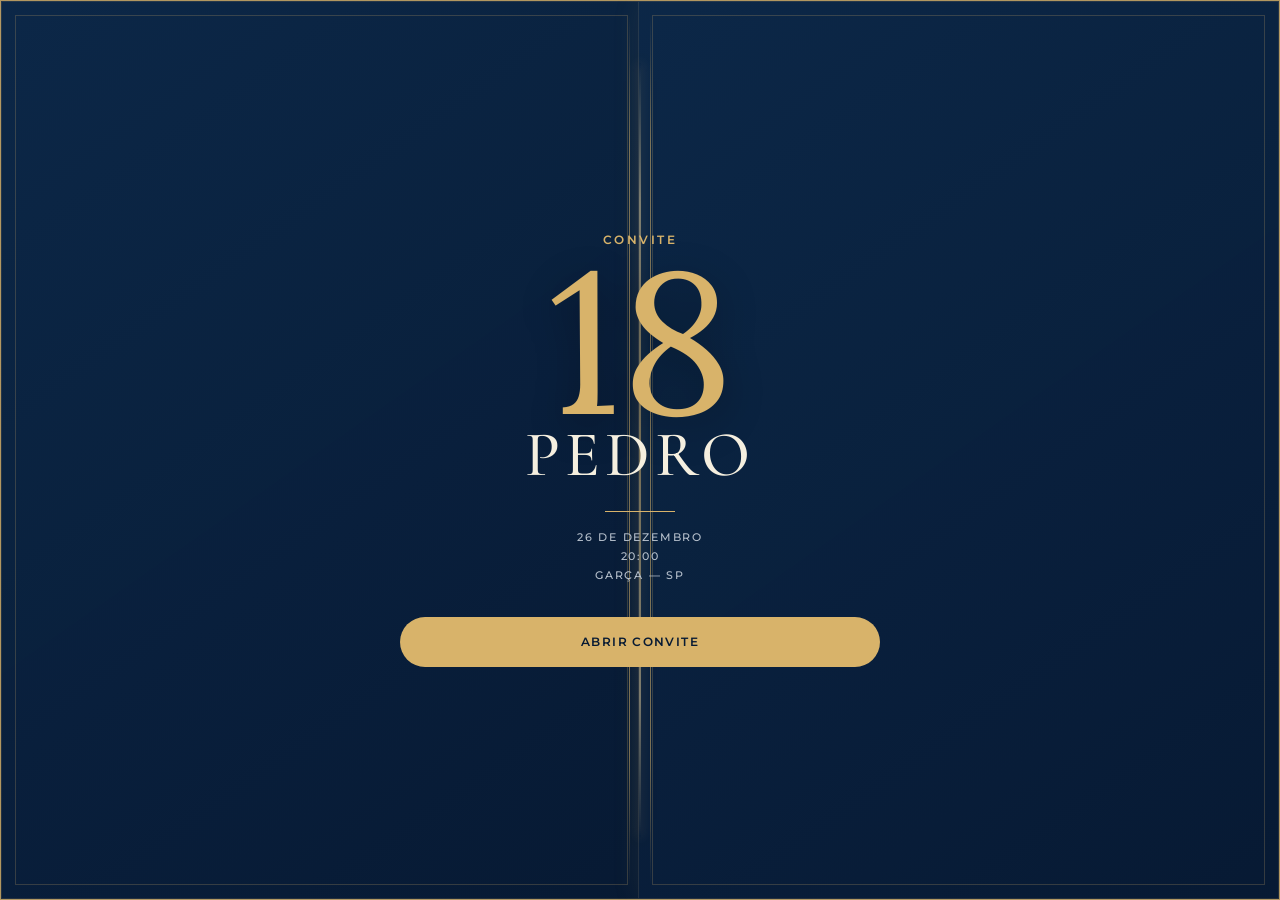
<file: index.html>
<!DOCTYPE html>
<html lang="pt-BR">
<head>
  <meta charset="UTF-8">

  <meta
    name="viewport"
    content="width=device-width, initial-scale=1.0, viewport-fit=cover"
  >

  <meta
    name="description"
    content="Convite de 18 anos do Pedro"
  >

  <title>18 anos — Convite</title>

  <link rel="preconnect" href="https://fonts.googleapis.com">
  <link rel="preconnect" href="https://fonts.gstatic.com" crossorigin>

  <link
    href="https://fonts.googleapis.com/css2?family=Cormorant+Garamond:wght@400;500;600;700&family=Lora:wght@400;500;600;700&family=Montserrat:wght@400;500;600;700&display=swap"
    rel="stylesheet"
  >

  <link rel="stylesheet" href="assets/style.css">
</head>

<body>

  <main class="site">

    <!-- =========================================================
         ABERTURA
    ========================================================== -->

    <section
      class="screen opening-screen active"
      data-screen="opening"
      aria-labelledby="opening-title"
    >

      <div class="opening-background"></div>

      <div class="opening-cover" aria-hidden="true">
        <span class="opening-panel opening-panel-left"></span>
        <span class="opening-panel opening-panel-right"></span>
        <span class="opening-seam"></span>
      </div>

      <div class="opening-content">

        <p class="eyebrow">CONVITE</p>

        <div class="cover-number" aria-hidden="true">
          18
        </div>

        <h1
          id="opening-title"
          class="cover-name"
        >
          PEDRO
        </h1>

        <div class="cover-divider"></div>

        <div class="cover-event">
          <span>26 DE DEZEMBRO</span>
          <span>20:00</span>
          <span>GARÇA — SP</span>
        </div>

        <button
          type="button"
          class="button button-gold"
          id="open-invitation-button"
        >
          ABRIR CONVITE
        </button>

      </div>

    </section>


    <!-- =========================================================
         APRESENTAÇÃO
    ========================================================== -->

    <section
      class="screen apresentacao"
      data-screen="presentation"
      aria-labelledby="presentation-title"
    >

      <div class="content presentation-content">

        <p class="eyebrow">UMA NOITE ESPECIAL</p>

        <div class="presentation-photo-wrapper">
          <img
            src="assets/pedro.jpg"
            alt="Pedro"
            class="presentation-photo"
          >
        </div>

        <h2 id="presentation-title">
          Cheguei aos <span class="number-18">18</span>!
        </h2>

        <p class="lead-text">
          Venha comemorar esse dia tão marcante comigo. Você é especial para mim, e desejo que possamos vivenciar essa noite com muita alegria, relembrando os nossos momentos juntos.
        </p>

        <div class="event-summary">

          <div class="event-summary-item">
            <span class="event-label">DATA</span>
            <strong id="event-date">26/12/2026</strong>
          </div>

          <div class="event-summary-item">
            <span class="event-label">HORÁRIO</span>
            <strong id="event-time">20:00</strong>
          </div>

          <div class="event-summary-item">
            <span class="event-label">LOCAL</span>
            <strong id="event-location">
              Patrulha Juvenil de Garça
            </strong>
          </div>

        </div>

        <button
          type="button"
          class="button button-gold"
          data-next="details"
        >
          CONTINUAR
        </button>

      </div>

    </section>


    <!-- =========================================================
         DETALHES
    ========================================================== -->

    <section
      class="screen"
      data-screen="details"
      aria-labelledby="details-title"
    >

      <div class="content">

        <div class="progress" id="progress-details">1 DE 4</div>

        <p class="eyebrow">DETALHES</p>

        <h2 id="details-title">
          Onde será?
        </h2>

        <div class="details-card">

          <div class="details-icon" aria-hidden="true">
            <span>⌖</span>
          </div>

          <div class="details-info">

            <strong id="details-location">
              Patrulha Juvenil de Garça
            </strong>

            <span id="details-address">
              R. Baden Powell, 451 - Williams,
              Garça - SP, 17402-066
            </span>

          </div>

        </div>

        <button
          type="button"
          class="button button-outline"
          id="details-map"
        >
          VER NO MAPA
        </button>

        <div class="nav-buttons single-button">

          <button
            type="button"
            class="button button-gold"
            data-next="responsible"
          >
            CONTINUAR
          </button>

        </div>

      </div>

    </section>


    <!-- =========================================================
         RESPONSÁVEL
    ========================================================== -->

    <section
      class="screen form-screen"
      data-screen="responsible"
      aria-labelledby="responsible-title"
    >

      <div class="content">

        <div class="progress" id="progress-responsible">2 DE 4</div>

        <p class="eyebrow">CONFIRMAÇÃO</p>

        <h2 id="responsible-title">
          Quem está confirmando?
        </h2>

        <p class="form-description" id="responsible-description">
          Informe o nome do responsável pela confirmação.
        </p>

        <p class="invite-info" id="invite-info"></p>

        <label
          class="field-label"
          id="responsible-label"
          for="responsible-input"
        >
          NOME DO RESPONSÁVEL
        </label>

        <input
          type="text"
          id="responsible-input"
          class="text-input"
          placeholder="Digite seu nome"
          autocomplete="name"
          maxlength="100"
        >

        <p
          class="field-error"
          id="responsible-error"
          aria-live="polite"
        ></p>

        <div class="nav-buttons">

          <button
            type="button"
            class="button button-ghost"
            data-back="details"
          >
            VOLTAR
          </button>

          <button
            type="button"
            class="button button-gold"
            data-next="quantity"
          >
            CONTINUAR
          </button>

        </div>

      </div>

    </section>


    <!-- =========================================================
         QUANTIDADE
    ========================================================== -->

    <section
      class="screen form-screen"
      data-screen="quantity"
      aria-labelledby="quantity-title"
    >

      <div class="content">

        <div class="progress" id="progress-quantity">3 DE 4</div>

        <p class="eyebrow">PARTICIPANTES</p>

        <h2 id="quantity-title">
          Quantas pessoas irão?
        </h2>

        <p class="form-description">
          Informe a quantidade de pessoas que participarão
          da comemoração.
        </p>

        <p class="quantity-notice" id="quantity-notice">
          O responsável pela confirmação também deve ser incluído na quantidade de participantes.
        </p>

        <div class="quantity-control">

          <button
            type="button"
            class="quantity-button"
            id="minus"
            aria-label="Diminuir quantidade"
          >
            −
          </button>

          <span
            id="quantity"
            class="quantity-value"
            aria-live="polite"
          >
            1
          </span>

          <button
            type="button"
            class="quantity-button"
            id="plus"
            aria-label="Aumentar quantidade"
          >
            +
          </button>

        </div>

        <p class="quantity-limit" id="quantity-limit">
          Máximo de 15 participantes
        </p>

        <div class="nav-buttons">

          <button
            type="button"
            class="button button-ghost"
            data-back="responsible"
          >
            VOLTAR
          </button>

          <button
            type="button"
            class="button button-gold"
            data-next="names"
          >
            CONTINUAR
          </button>

        </div>

      </div>

    </section>


    <!-- =========================================================
         NOMES
    ========================================================== -->

    <section
      class="screen form-screen"
      data-screen="names"
      aria-labelledby="names-title"
    >

      <div class="content">

        <div class="progress" id="progress-names">4 DE 4</div>

        <p class="eyebrow">PARTICIPANTES</p>

        <h2 id="names-title">
          Quem irá participar?
        </h2>

        <p class="form-description">
          Informe o nome de cada participante.
        </p>

        <div id="names-container"></div>

        <p
          class="field-error"
          id="names-error"
          aria-live="polite"
        ></p>

        <div class="nav-buttons">

          <button
            type="button"
            class="button button-ghost"
            data-back="quantity"
          >
            VOLTAR
          </button>

          <button
            type="button"
            class="button button-gold"
            data-next="review"
          >
            REVISAR
          </button>

        </div>

      </div>

    </section>


    <!-- =========================================================
         REVISÃO
    ========================================================== -->

    <section
      class="screen form-screen"
      data-screen="review"
      aria-labelledby="review-title"
    >

      <div class="content">

        <div class="progress" id="progress-review">4 DE 4</div>

        <p class="eyebrow">REVISÃO</p>

        <h2 id="review-title">
          Confira sua confirmação
        </h2>

        <div class="review-card">

          <span class="review-label" id="review-responsible-label">
            CASA DE
          </span>

          <strong id="review-responsible">
            —
          </strong>

          <span
            id="review-count"
            class="review-count"
          >
            0 participantes
          </span>

          <ul
            id="review-names"
            class="review-names"
          ></ul>

        </div>

        <div class="review-event">

          <span id="review-date">
            26/12/2026
          </span>

          <span id="review-time">
            20:00
          </span>

          <span id="review-location">
            Patrulha Juvenil de Garça
          </span>

        </div>

        <div class="nav-buttons">

          <button
            type="button"
            class="button button-ghost"
            data-back="names"
          >
            VOLTAR
          </button>

          <button
            type="button"
            class="button button-gold"
            id="confirm-button"
          >
            CONFIRMAR PRESENÇA
          </button>

        </div>

      </div>

    </section>


    <!-- =========================================================
         CONFIRMADO
    ========================================================== -->

    <section
      class="screen"
      data-screen="confirmed"
      aria-labelledby="confirmed-title"
    >

      <div class="content">

        <p class="eyebrow">CONFIRMADO</p>

        <h2 id="confirmed-title">
          Presença confirmada!
        </h2>

        <p
          id="confirmed-message"
          class="lead-text"
        >
          Sua confirmação foi registrada.
        </p>

        <div class="confirmation-card">

          <span class="review-label" id="confirmed-responsible-label">
            CASA DE
          </span>

          <strong id="confirmed-responsible">
            —
          </strong>

          <span
            id="confirmed-count"
            class="review-count"
          >
            0 participantes
          </span>

          <ul
            id="confirmed-names"
            class="review-names"
          ></ul>

        </div>

        <div class="confirmed-actions">

          <button
            type="button"
            class="button button-outline"
            id="copy-confirmation-link"
          >
            COPIAR LINK DA CONFIRMAÇÃO
          </button>

          <button
            type="button"
            class="button button-outline"
            id="confirmed-map"
          >
            VER LOCAL NO MAPA
          </button>

          <button
            type="button"
            class="button button-ghost"
            id="edit-confirmation"
          >
            EDITAR CONFIRMAÇÃO
          </button>

        </div>

        <p class="deadline-text">
          Você poderá alterar sua confirmação até
          <strong>10/12/2026</strong>.
        </p>

      </div>

    </section>


    <!-- =========================================================
         PRAZO ENCERRADO
    ========================================================== -->

    <section
      class="screen"
      data-screen="closed"
      aria-labelledby="closed-title"
    >

      <div class="content">

        <p class="eyebrow">PRAZO ENCERRADO</p>

        <h2 id="closed-title">
          Confirmações encerradas
        </h2>

        <p class="lead-text">
          O prazo para confirmar ou alterar sua presença
          já terminou.
        </p>

        <div class="closed-event">

          <strong id="closed-location">
            Patrulha Juvenil de Garça
          </strong>

          <span id="closed-address">
            R. Baden Powell, 451 - Williams,
            Garça - SP, 17402-066
          </span>

        </div>

        <button
          type="button"
          class="button button-outline"
          id="closed-map"
        >
          VER LOCAL NO MAPA
        </button>

      </div>

    </section>

  </main>


  <!-- =========================================================
       TOAST
  ========================================================== -->

  <div
    id="toast"
    class="toast"
    role="status"
    aria-live="polite"
  ></div>


  <!-- =========================================================
       SCRIPTS
  ========================================================== -->

  <script src="assets/invites.js"></script>
  <script src="assets/app.js"></script>

</body>
</html>
</file>
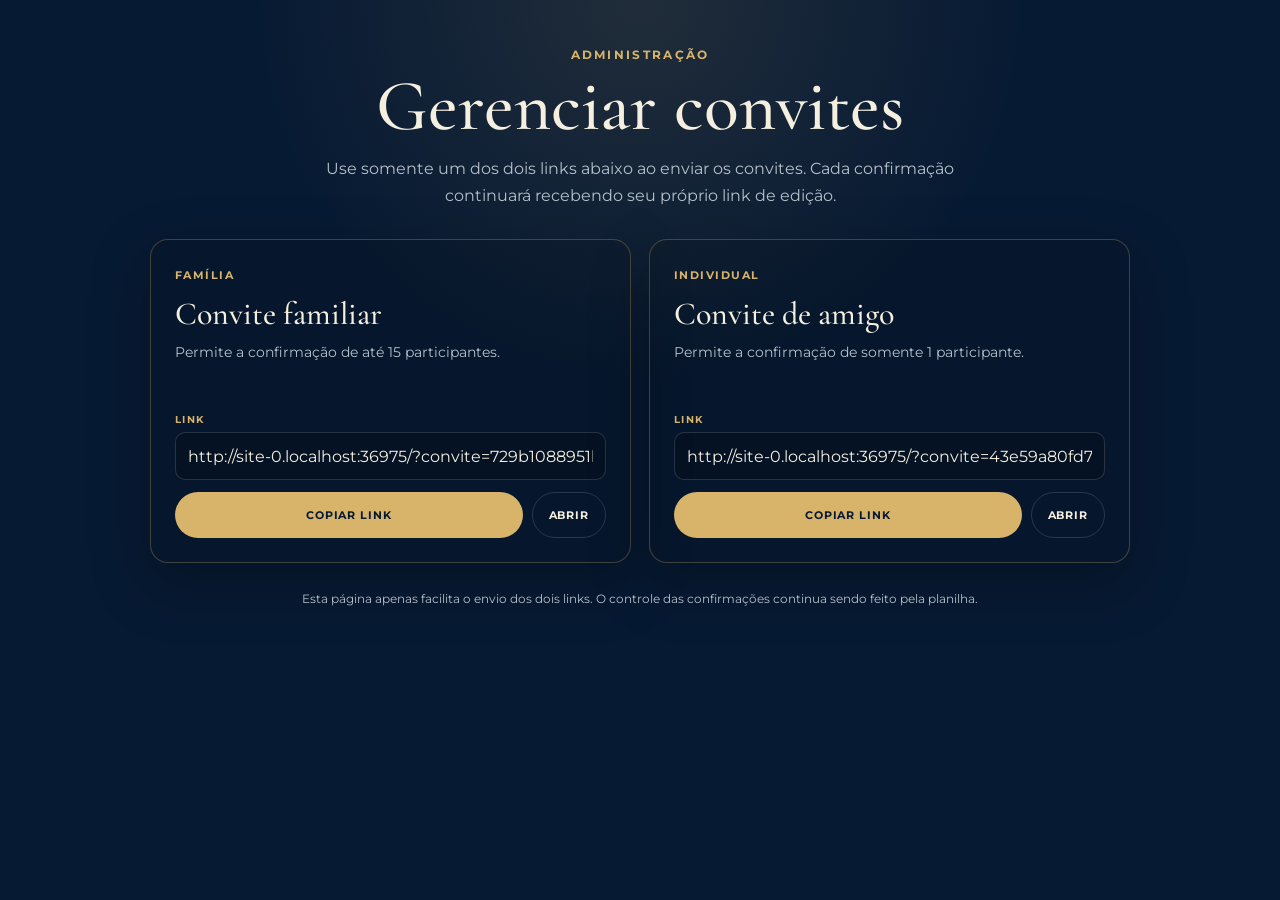
<file: gerenciar/index.html>
<!DOCTYPE html>
<html lang="pt-BR">
<head>
  <meta charset="UTF-8">
  <meta
    name="viewport"
    content="width=device-width, initial-scale=1.0, viewport-fit=cover"
  >
  <meta name="robots" content="noindex,nofollow">
  <title>Gerenciar convites — 18 anos</title>

  <link rel="preconnect" href="https://fonts.googleapis.com">
  <link rel="preconnect" href="https://fonts.gstatic.com" crossorigin>
  <link
    href="https://fonts.googleapis.com/css2?family=Cormorant+Garamond:wght@500;600&family=Montserrat:wght@400;500;600;700&display=swap"
    rel="stylesheet"
  >

  <link rel="stylesheet" href="../assets/manager.css">
</head>

<body>
  <main class="manager">
    <header class="manager-header">
      <p class="eyebrow">ADMINISTRAÇÃO</p>
      <h1>Gerenciar convites</h1>
      <p>
        Use somente um dos dois links abaixo ao enviar os convites.
        Cada confirmação continuará recebendo seu próprio link de edição.
      </p>
    </header>

    <section class="invite-grid" aria-label="Links dos convites">
      <article class="invite-card">
        <span class="invite-badge">FAMÍLIA</span>
        <h2>Convite familiar</h2>
        <p>Permite a confirmação de até 15 participantes.</p>

        <label for="family-link">LINK</label>
        <input id="family-link" type="text" readonly>

        <div class="actions">
          <button type="button" data-copy="family">COPIAR LINK</button>
          <a data-open="family" target="_blank" rel="noopener noreferrer">
            ABRIR
          </a>
        </div>
      </article>

      <article class="invite-card">
        <span class="invite-badge">INDIVIDUAL</span>
        <h2>Convite de amigo</h2>
        <p>Permite a confirmação de somente 1 participante.</p>

        <label for="friend-link">LINK</label>
        <input id="friend-link" type="text" readonly>

        <div class="actions">
          <button type="button" data-copy="friend">COPIAR LINK</button>
          <a data-open="friend" target="_blank" rel="noopener noreferrer">
            ABRIR
          </a>
        </div>
      </article>
    </section>

    <p class="manager-note">
      Esta página apenas facilita o envio dos dois links. O controle das
      confirmações continua sendo feito pela planilha.
    </p>

    <div
      id="manager-toast"
      class="manager-toast"
      role="status"
      aria-live="polite"
    ></div>
  </main>

  <script src="../assets/invites.js"></script>
  <script src="../assets/manage.js"></script>
</body>
</html>
</file>
<file: assets/style.css>
/* =========================================================
   VARIÁVEIS
========================================================= */

:root {
  --navy: #071a33;
  --navy-light: #0c2748;
  --gold: #d8b36a;
  --gold-light: #ead39d;
  --cream: #f5efdf;
  --white: #ffffff;
  --muted: #b6c0cc;
  --line: rgba(255, 255, 255, 0.14);
  --danger: #e98c8c;

  --shadow:
    0 20px 60px rgba(0, 0, 0, 0.28);

  --radius: 18px;
}


/* =========================================================
   RESET
========================================================= */

* {
  box-sizing: border-box;
  margin: 0;
  padding: 0;
}

html {
  scroll-behavior: auto;
  height: 100%;
}

body {
  min-height: 100%;
  height: 100%;
  background: var(--navy);
  color: var(--cream);
  font-family: "Montserrat", sans-serif;
  overflow: hidden;
}

button,
input {
  font: inherit;
}

button {
  border: 0;
  cursor: pointer;
}

img {
  max-width: 100%;
  display: block;
}


/* =========================================================
   ESTRUTURA
========================================================= */

.site {
  width: 100%;
  min-height: 100vh;
}

.screen {
  display: none;
  width: 100%;
  height: 100svh;
  min-height: 100svh;
  padding: clamp(12px, 3vh, 24px) 20px;
  align-items: center;
  justify-content: center;
  overflow: hidden;
}

.apresentacao {
  overflow-y: auto;
  overscroll-behavior: contain;
  -webkit-overflow-scrolling: touch;
}

.screen.active {
  display: flex;
}

.content {
  width: min(100%, 520px);
  height: min(100%, calc(100svh - 24px));
  max-height: calc(100svh - 24px);
  min-height: 0;
  margin: 0 auto;
  display: flex;
  flex-direction: column;
  justify-content: center;
  text-align: center;
}


/* =========================================================
   TIPOGRAFIA
========================================================= */

.eyebrow {
  margin-bottom: 14px;
  color: var(--gold);
  font-size: 0.72rem;
  font-weight: 600;
  letter-spacing: 0.22em;
}

h1,
h2 {
  font-family: "Cormorant Garamond", serif;
  font-weight: 500;
}

h2 {
  margin-bottom: 16px;
  color: var(--cream);
  font-size: clamp(2.4rem, 9vw, 4rem);
  line-height: 0.95;
}

.number-18 {
  font-family: "Lora", serif;
  font-weight: inherit;
}

.lead-text {
  max-width: 430px;
  margin: 0 auto 16px;
  color: var(--muted);
  font-size: 0.95rem;
  line-height: 1.8;
}

.form-description {
  max-width: 430px;
  margin: 0 auto 30px;
  color: var(--muted);
  font-size: 0.88rem;
  line-height: 1.7;
}

.progress {
  margin-bottom: 24px;
  color: var(--muted);
  font-size: 0.65rem;
  font-weight: 600;
  letter-spacing: 0.18em;
}


/* =========================================================
   ABERTURA
========================================================= */

.opening-screen {
  position: fixed;
  inset: 0;
  z-index: 20;
  overflow: hidden;
  min-height: 100svh;
  background: transparent;
  perspective: 1400px;
}

.opening-background {
  position: absolute;
  inset: 0;
  z-index: 0;

  background:
    radial-gradient(
      circle at 50% 35%,
      rgba(216, 179, 106, 0.14),
      transparent 35%
    ),
    linear-gradient(
      to bottom,
      rgba(7, 26, 51, 0.25),
      rgba(7, 26, 51, 0.88)
    ),
    var(--navy);
}

.opening-background::before,
.opening-background::after {
  content: "";
  position: absolute;
  border: 1px solid rgba(216, 179, 106, 0.12);
  border-radius: 50%;
}

.opening-background::before {
  width: 460px;
  height: 460px;
  top: 50%;
  left: 50%;
  transform: translate(-50%, -50%);
}

.opening-background::after {
  width: 650px;
  height: 650px;
  top: 50%;
  left: 50%;
  transform: translate(-50%, -50%);
}

.opening-content {
  position: relative;
  z-index: 4;

  width: min(100%, 520px);
  padding: 30px 20px;

  text-align: center;
}

.cover-number {
  margin: 5px 0 -5px;

  color: var(--gold);

  font-family: "Lora", serif;
  font-size: clamp(7.5rem, 30vw, 12.5rem);
  font-weight: 400;
  line-height: 0.8;

  text-shadow:
    0 10px 40px rgba(0, 0, 0, 0.3);
}

.cover-name {
  color: var(--cream);
  font-size: clamp(2.5rem, 10vw, 4rem);
  letter-spacing: 0.08em;
}

.cover-divider {
  width: 70px;
  height: 1px;
  margin: 18px auto;
  background: var(--gold);
}

.cover-event {
  display: flex;
  flex-direction: column;
  gap: 5px;
  margin-bottom: 35px;

  color: var(--muted);

  font-size: 0.7rem;
  font-weight: 500;
  letter-spacing: 0.16em;
}


/* =========================================================
   ANIMAÇÃO DA ABERTURA
========================================================= */

.opening-screen .opening-background {
  opacity: 0;
  transform: scale(1.04);
  transition:
    opacity 1.1s ease,
    transform 1.4s ease;
}

.opening-screen .opening-content > * {
  opacity: 0;
  transform: translateY(18px);
}

.opening-screen.opening-ready .opening-background {
  opacity: 1;
  transform: scale(1);
}

.opening-screen.opening-ready .eyebrow {
  animation: opening-rise 0.75s 0.15s ease forwards;
}

.opening-screen.opening-ready .cover-number {
  animation: opening-number 1s 0.28s ease forwards;
}

.opening-screen.opening-ready .cover-name {
  animation: opening-rise 0.8s 0.5s ease forwards;
}

.opening-screen.opening-ready .cover-divider {
  animation: opening-line 0.65s 0.7s ease forwards;
}

.opening-screen.opening-ready .cover-event {
  animation: opening-rise 0.8s 0.82s ease forwards;
}

.opening-screen.opening-ready #open-invitation-button {
  animation: opening-rise 0.8s 1.02s ease forwards;
}

.opening-cover {
  position: absolute;
  inset: 0;
  z-index: 3;
  pointer-events: none;
  transform-style: preserve-3d;
}

.opening-panel {
  position: absolute;
  top: 0;
  bottom: 0;
  width: 50.15%;
  overflow: hidden;
  background:
    linear-gradient(145deg, rgba(12, 39, 72, 0.98), rgba(7, 26, 51, 0.985)),
    var(--navy);
  border-top: 1px solid rgba(216, 179, 106, 0.82);
  border-bottom: 1px solid rgba(216, 179, 106, 0.82);
  box-shadow:
    inset 0 0 0 1px rgba(216, 179, 106, 0.13),
    0 0 28px rgba(216, 179, 106, 0.08);
  transition:
    transform 2.15s 0.50s cubic-bezier(0.65, 0, 0.20, 1),
    box-shadow 2.15s 0.50s ease,
    opacity 1.55s 0.50s ease;
  will-change: transform;
}

.opening-panel::before {
  content: "";
  position: absolute;
  inset: 14px;
  border: 1px solid rgba(216, 179, 106, 0.22);
  pointer-events: none;
}

.opening-panel::after {
  content: "";
  position: absolute;
  top: 14px;
  bottom: 14px;
  width: 1px;
  background: linear-gradient(
    to bottom,
    transparent,
    rgba(216, 179, 106, 0.78) 15%,
    rgba(216, 179, 106, 0.78) 85%,
    transparent
  );
  opacity: 0.7;
}

.opening-panel-left {
  left: 0;
  border-left: 1px solid rgba(216, 179, 106, 0.82);
  border-right: 0;
  transform-origin: left center;
}

.opening-panel-left::after {
  right: 12px;
}

.opening-panel-right {
  right: 0;
  border-right: 1px solid rgba(216, 179, 106, 0.82);
  border-left: 0;
  transform-origin: right center;
}

.opening-panel-right::after {
  left: 12px;
}

.opening-seam {
  position: absolute;
  top: 7%;
  bottom: 7%;
  left: 50%;
  width: 1px;
  z-index: 2;
  background: linear-gradient(
    to bottom,
    transparent,
    rgba(234, 211, 157, 0.98) 18%,
    rgba(216, 179, 106, 1) 50%,
    rgba(234, 211, 157, 0.98) 82%,
    transparent
  );
  box-shadow:
    0 0 12px rgba(216, 179, 106, 0.75),
    0 0 32px rgba(216, 179, 106, 0.24);
  transform: translateX(-50%);
  transition:
    opacity 0.70s 0.22s ease,
    transform 0.95s 0.22s ease;
}

.opening-screen.opening-is-opening .opening-content {
  animation: opening-content-close 0.78s ease forwards;
}

.opening-screen.opening-is-opening .opening-panel-left {
  transform: translateX(-104%) rotateY(-7deg);
  box-shadow:
    inset 0 0 0 1px rgba(216, 179, 106, 0.08),
    18px 0 42px rgba(0, 0, 0, 0.2);
}

.opening-screen.opening-is-opening .opening-panel-right {
  transform: translateX(104%) rotateY(7deg);
  box-shadow:
    inset 0 0 0 1px rgba(216, 179, 106, 0.08),
    -18px 0 42px rgba(0, 0, 0, 0.2);
}

.opening-screen.opening-is-opening .opening-seam {
  opacity: 0;
  transform: translateX(-50%) scaleY(0.75);
}

.presentation-screen-prep {
  position: fixed;
  inset: 0;
  z-index: 10;
  opacity: 0;
  transform: scale(1.035);
  transition:
    opacity 1.75s 0.38s ease,
    transform 2.05s 0.38s cubic-bezier(0.22, 1, 0.36, 1);
}

.presentation-screen-revealed {
  opacity: 1;
  transform: scale(1);
}

@keyframes opening-rise {
  from {
    opacity: 0;
    transform: translateY(18px);
  }
  to {
    opacity: 1;
    transform: translateY(0);
  }
}

@keyframes opening-number {
  from {
    opacity: 0;
    transform: translateY(24px) scale(0.96);
  }
  to {
    opacity: 1;
    transform: translateY(0) scale(1);
  }
}

@keyframes opening-line {
  from {
    opacity: 0;
    transform: scaleX(0);
  }
  to {
    opacity: 1;
    transform: scaleX(1);
  }
}

@keyframes opening-content-close {
  from {
    opacity: 1;
    transform: scale(1);
    filter: blur(0);
  }
  to {
    opacity: 0;
    transform: scale(0.985);
    filter: blur(3px);
  }
}

@media (prefers-reduced-motion: reduce) {
  /*
   * Mantém a entrada inicial discreta, mas não elimina a
   * abertura do convite. Assim o clique não parece uma troca
   * instantânea de tela em dispositivos com redução de movimento.
   */
  .opening-screen .opening-background,
  .opening-screen .opening-content > * {
    opacity: 1;
    transform: none;
    animation: none !important;
  }

  .opening-screen.opening-is-opening .opening-content {
    animation: opening-content-close 0.78s ease forwards !important;
  }

  .opening-screen.opening-is-opening .opening-panel-left {
    transform: translateX(-104%);
  }

  .opening-screen.opening-is-opening .opening-panel-right {
    transform: translateX(104%);
  }
}


/* =========================================================
   BOTÕES
========================================================= */

.button {
  min-height: 50px;
  padding: 0 22px;

  border-radius: 999px;

  font-size: 0.72rem;
  font-weight: 600;
  letter-spacing: 0.12em;

  transition:
    transform 0.2s ease,
    background 0.2s ease,
    border-color 0.2s ease,
    opacity 0.2s ease;
}

.button:hover {
  transform: translateY(-1px);
}

.button:active {
  transform: translateY(0);
}

.button:disabled {
  cursor: not-allowed;
  opacity: 0.5;
  transform: none;
}

.button-gold {
  width: 100%;
  color: var(--navy);
  background: var(--gold);
}

.button-gold:hover {
  background: var(--gold-light);
}

.button-outline {
  width: 100%;
  color: var(--cream);
  background: transparent;
  border: 1px solid var(--line);
}

.button-outline:hover {
  border-color: rgba(216, 179, 106, 0.5);
}

.button-ghost {
  color: var(--muted);
  background: transparent;
  border: 1px solid transparent;
}

.button-ghost:hover {
  color: var(--cream);
}

.form-screen .button {
  width: 100%;
}

.nav-buttons {
  display: grid;
  grid-template-columns: repeat(2, minmax(0, 1fr));
  gap: 10px;
  margin-top: clamp(10px, 2.4vh, 24px);
  flex-shrink: 0;
}

.nav-buttons.single-button {
  grid-template-columns: 1fr;
}


/* =========================================================
   APRESENTAÇÃO
========================================================= */

.presentation-content {
  padding-top: 8px;
}

.presentation-photo-wrapper {
  width: min(78vw, 310px);
  aspect-ratio: 4 / 5;

  margin: 0 auto 28px;

  padding: 7px;

  border: 1px solid rgba(216, 179, 106, 0.5);
  border-radius: 200px 200px 18px 18px;
}

.presentation-photo {
  width: 100%;
  height: 100%;
  object-fit: cover;

  border-radius: 200px 200px 13px 13px;
}

.event-summary {
  display: grid;
  gap: 12px;
  margin-bottom: 18px;
}

.event-summary-item {
  display: grid;
  gap: 4px;

  padding: 14px 16px;

  border: 1px solid var(--line);
  border-radius: 12px;

  background: rgba(0, 0, 0, 0.12);
}

.event-label {
  color: var(--gold);
  font-size: 0.62rem;
  font-weight: 600;
  letter-spacing: 0.16em;
}

.event-summary-item strong {
  color: var(--cream);
  font-size: 0.85rem;
  font-weight: 500;
}


/* =========================================================
   DETALHES
========================================================= */

.details-card {
  display: flex;
  gap: 15px;
  align-items: center;

  margin-bottom: 14px;
  padding: 20px;

  text-align: left;

  border: 1px solid var(--line);
  border-radius: var(--radius);

  background: rgba(0, 0, 0, 0.12);
  box-shadow: var(--shadow);
}

.details-icon {
  flex: 0 0 45px;

  width: 45px;
  height: 45px;

  display: grid;
  place-items: center;

  border: 1px solid rgba(216, 179, 106, 0.3);
  border-radius: 50%;

  color: var(--gold);
  font-size: 1.4rem;
}

.details-info {
  display: grid;
  gap: 6px;
}

.details-info strong {
  color: var(--cream);
  font-size: 0.88rem;
}

.details-info span {
  color: var(--muted);
  font-size: 0.72rem;
  line-height: 1.6;
}


/* =========================================================
   CAMPOS
========================================================= */

.field-label {
  display: block;
  margin-bottom: 9px;

  color: var(--gold);

  font-size: 0.65rem;
  font-weight: 600;
  letter-spacing: 0.15em;

  text-align: left;
}

.text-input,
.participant-input {
  width: 100%;
  height: 54px;

  padding: 0 16px;

  color: var(--cream);
  background: rgba(0, 0, 0, 0.15);

  border: 1px solid var(--line);
  border-radius: 12px;

  outline: none;

  transition:
    border-color 0.2s ease,
    background 0.2s ease;
}

.text-input::placeholder,
.participant-input::placeholder {
  color: #758397;
}

.text-input:focus,
.participant-input:focus {
  border-color: var(--gold);
  background: rgba(0, 0, 0, 0.2);
}

.field-error {
  min-height: 20px;
  margin-top: 8px;

  color: var(--danger);

  font-size: 0.72rem;
  line-height: 1.5;

  text-align: left;
}


/* =========================================================
   QUANTIDADE
========================================================= */

.quantity-control {
  display: flex;
  align-items: center;
  justify-content: center;
  gap: 30px;

  margin: 35px 0 10px;
}

.quantity-button {
  width: 54px;
  height: 54px;

  display: grid;
  place-items: center;

  color: var(--cream);
  background: transparent;

  border: 1px solid var(--line);
  border-radius: 50%;

  font-size: 1.6rem;

  transition:
    border-color 0.2s ease,
    background 0.2s ease;
}

.quantity-button:hover {
  border-color: var(--gold);
  background: rgba(216, 179, 106, 0.08);
}

.quantity-value {
  min-width: 80px;

  color: var(--gold);

  font-family: "Cormorant Garamond", serif;
  font-size: 4rem;
  line-height: 1;
}

.quantity-limit {
  color: var(--muted);
  font-size: 0.7rem;
}


/* =========================================================
   NOMES
========================================================= */

#names-container {
  display: grid;
  gap: 10px;
  max-height: min(38svh, 360px);
  overflow-y: auto;
  padding-right: 4px;
  text-align: left;
  overscroll-behavior: contain;
  scrollbar-width: thin;
}

.name-input-group {
  display: grid;
  gap: 7px;
}

.name-input-label {
  color: var(--muted);

  font-size: 0.65rem;
  font-weight: 600;
  letter-spacing: 0.08em;
}


/* =========================================================
   REVISÃO / CONFIRMAÇÃO
========================================================= */

.review-card,
.confirmation-card {
  padding: 22px;

  border: 1px solid var(--line);
  border-radius: 16px;

  background: rgba(0, 0, 0, 0.12);

  text-align: left;
}

.review-label {
  display: block;
  margin-bottom: 5px;

  color: var(--gold);

  font-size: 0.62rem;
  font-weight: 600;
  letter-spacing: 0.16em;
}

.review-card strong,
.confirmation-card strong {
  display: block;

  margin-bottom: 14px;

  color: var(--cream);

  font-family: "Cormorant Garamond", serif;
  font-size: 2rem;
  font-weight: 500;

  line-height: 1.05;
}

.review-count {
  display: block;

  color: var(--muted);

  font-size: 0.76rem;
  font-weight: 500;
}

.review-names {
  display: flex;
  flex-direction: column;
  gap: 8px;

  margin: 16px 0 0;
  padding: 0;

  list-style: none;
}

.review-participant {
  display: flex;
  align-items: flex-start;
  gap: 8px;

  min-width: 0;

  padding-top: 8px;

  border-top: 1px solid rgba(255, 255, 255, 0.07);

  color: var(--cream);

  font-size: 0.82rem;
  line-height: 1.5;
}

.review-participant:first-child {
  padding-top: 0;
  border-top: 0;
}

.review-participant-bullet {
  flex: 0 0 auto;

  color: var(--gold);
  font-size: 0.9rem;
  line-height: 1.4;
}

.review-participant-name {
  min-width: 0;

  overflow-wrap: anywhere;
  word-break: normal;
}

.review-event {
  display: grid;
  gap: 7px;

  margin: 20px 0;

  color: var(--muted);

  font-size: 0.78rem;
}

.review-event span:first-child {
  color: var(--cream);
}

.confirmed-actions {
  display: grid;
  gap: 10px;
  margin-top: 20px;
}

.deadline-text {
  margin-top: 22px;

  color: var(--muted);

  font-size: 0.7rem;
  line-height: 1.6;
}

.deadline-text strong {
  color: var(--cream);
}


/* =========================================================
   PRAZO ENCERRADO
========================================================= */

.closed-event {
  display: grid;
  gap: 8px;

  margin: 28px 0;

  padding: 20px;

  border: 1px solid var(--line);
  border-radius: 16px;

  background: rgba(0, 0, 0, 0.12);
}

.closed-event strong {
  color: var(--cream);
  font-size: 0.9rem;
}

.closed-event span {
  color: var(--muted);
  font-size: 0.75rem;
  line-height: 1.6;
}


/* =========================================================
   TOAST
========================================================= */

.toast {
  position: fixed;
  z-index: 100;

  left: 50%;
  bottom: 25px;

  width: max-content;
  max-width: calc(100vw - 40px);

  padding: 12px 17px;

  transform:
    translate(-50%, 20px);

  border: 1px solid var(--line);
  border-radius: 999px;

  color: var(--cream);
  background: #0d2747;

  box-shadow: var(--shadow);

  font-size: 0.75rem;
  line-height: 1.4;

  opacity: 0;
  visibility: hidden;

  transition:
    opacity 0.25s ease,
    transform 0.25s ease,
    visibility 0.25s ease;
}

.toast.show {
  opacity: 1;
  visibility: visible;
  transform: translate(-50%, 0);
}


/* =========================================================
   CONFETES
========================================================= */

.confetti-container {
  position: fixed;
  z-index: 200;

  inset: 0;

  pointer-events: none;
  overflow: hidden;
}

.confetti-piece {
  position: absolute;
  top: -20px;

  width: 7px;
  height: 12px;

  border-radius: 2px;

  animation:
    confetti-fall linear forwards;
}

@keyframes confetti-fall {
  0% {
    transform:
      translate3d(0, -20px, 0)
      rotate(0deg);
    opacity: 1;
  }

  100% {
    transform:
      translate3d(
        calc((var(--drift)) * 1px),
        110vh,
        0
      )
      rotate(720deg);
    opacity: 0;
  }
}


@media (max-height: 760px) {
  .screen {
    padding-top: 16px;
    padding-bottom: 16px;
  }

  .content {
    max-height: calc(100svh - 24px);
  }

  .eyebrow {
    margin-bottom: 8px;
  }

  h2 {
    margin-bottom: 10px;
    font-size: clamp(2.1rem, 8vw, 3.2rem);
  }

  .lead-text,
  .form-description {
    margin-bottom: 16px;
  }

  .progress {
    margin-bottom: 12px;
  }

  .presentation-photo-wrapper {
    width: min(56vw, 220px);
    margin-bottom: 12px;
  }

  .event-summary {
    gap: 8px;
    margin-bottom: 14px;
  }

  .event-summary-item {
    padding: 10px 12px;
  }

  .nav-buttons {
    margin-top: 14px;
  }

  .quantity-control {
    margin: 20px 0 8px;
  }

  .review-card,
  .confirmation-card {
    padding: 16px;
  }

  .review-event {
    margin: 12px 0;
  }

  .confirmed-actions {
    margin-top: 12px;
    gap: 7px;
  }

  .deadline-text {
    margin-top: 12px;
  }
}


@media (max-height: 640px) {
  .screen {
    padding-top: 8px;
    padding-bottom: 8px;
  }

  .content {
    height: calc(100svh - 16px);
    max-height: calc(100svh - 16px);
  }

  .cover-number {
    font-size: clamp(5.2rem, 23vw, 7.6rem);
  }

  .cover-name {
    font-size: clamp(1.9rem, 8vw, 2.8rem);
  }

  .cover-divider {
    margin: 10px auto;
  }

  .cover-event {
    margin-bottom: 14px;
  }

  .presentation-photo-wrapper {
    width: min(42vw, 170px);
    margin-bottom: 8px;
  }

  .lead-text,
  .form-description {
    font-size: 0.78rem;
    line-height: 1.45;
    margin-bottom: 10px;
  }

  .event-summary-item {
    padding: 7px 10px;
  }

  .button {
    min-height: 40px;
  }

}


/* =========================================================
   RESPONSIVIDADE
========================================================= */

@media (max-width: 420px) {
  .opening-panel::before {
    inset: 10px;
  }

  .opening-seam {
    top: 5%;
    bottom: 5%;
  }

  .screen {
    padding-left: 16px;
    padding-right: 16px;
  }

  h2 {
    font-size: clamp(2.05rem, 10vw, 2.8rem);
  }

  .nav-buttons {
    grid-template-columns: repeat(2, minmax(0, 1fr));
    gap: 7px;
  }

  .button {
    padding-left: 12px;
    padding-right: 12px;
    font-size: 0.66rem;
    letter-spacing: 0.08em;
  }

  .quantity-control {
    gap: 22px;
  }

  .quantity-button {
    width: 48px;
    height: 48px;
  }

  .quantity-value {
    font-size: 3.5rem;
  }

  .invite-info,
  .quantity-notice {
    font-size: 0.69rem;
    padding: 9px 11px;
  }
}

@media (min-width: 700px) {

 .screen {
    padding-top: 70px;
    padding-bottom: 70px;
  }

  .content {
    width: min(100%, 560px);
  }
}

/* =========================================================
   CONTEXTO DO CONVITE
========================================================= */

.invite-info {
  max-width: 430px;
  margin: -14px auto 20px;
  padding: 10px 13px;
  color: var(--muted);
  background: rgba(216, 179, 106, 0.07);
  border: 1px solid rgba(216, 179, 106, 0.22);
  border-radius: 10px;
  font-size: 0.72rem;
  line-height: 1.5;
  text-align: left;
}

.invite-info:empty {
  display: none;
}

.quantity-notice {
  max-width: 430px;
  margin: -14px auto 18px;
  padding: 11px 14px;
  color: var(--muted);
  background: rgba(216, 179, 106, 0.08);
  border: 1px solid rgba(216, 179, 106, 0.28);
  border-radius: 10px;
  font-size: 0.74rem;
  line-height: 1.5;
  text-align: left;
}

.participant-responsible {
  color: var(--cream);
  background: rgba(216, 179, 106, 0.08);
  border-color: rgba(216, 179, 106, 0.45);
  cursor: default;
}

.participant-responsible:focus {
  border-color: rgba(216, 179, 106, 0.45);
  background: rgba(216, 179, 106, 0.08);
}
</file>
<file: assets/manager.css>
:root {
  --navy: #071a33;
  --navy-light: #0c2748;
  --gold: #d8b36a;
  --gold-light: #ead39d;
  --cream: #f5efdf;
  --muted: #b6c0cc;
  --line: rgba(255, 255, 255, 0.14);
  --shadow: 0 20px 60px rgba(0, 0, 0, 0.28);
}

* {
  box-sizing: border-box;
}

body {
  margin: 0;
  min-height: 100svh;
  background:
    radial-gradient(
      circle at 50% 0%,
      rgba(216, 179, 106, 0.12),
      transparent 35%
    ),
    var(--navy);
  color: var(--cream);
  font-family: "Montserrat", sans-serif;
}

button,
input {
  font: inherit;
}

.manager {
  width: min(100% - 32px, 980px);
  margin: 0 auto;
  padding: 48px 0 56px;
}

.manager-header {
  max-width: 700px;
  margin: 0 auto 30px;
  text-align: center;
}

.eyebrow {
  margin: 0 0 10px;
  color: var(--gold);
  font-size: 0.72rem;
  font-weight: 700;
  letter-spacing: 0.2em;
}

h1,
h2 {
  font-family: "Cormorant Garamond", serif;
  font-weight: 500;
}

h1 {
  margin: 0 0 12px;
  font-size: clamp(2.8rem, 9vw, 4.5rem);
  line-height: 0.95;
}

.manager-header p:last-child,
.invite-card p,
.manager-note {
  color: var(--muted);
  line-height: 1.65;
}

.invite-grid {
  display: grid;
  grid-template-columns: repeat(2, minmax(0, 1fr));
  gap: 18px;
}

.invite-card {
  padding: 24px;
  border: 1px solid rgba(216, 179, 106, 0.28);
  border-radius: 18px;
  background: rgba(0, 0, 0, 0.13);
  box-shadow: var(--shadow);
}

.invite-badge {
  display: inline-block;
  margin-bottom: 12px;
  color: var(--gold);
  font-size: 0.66rem;
  font-weight: 700;
  letter-spacing: 0.14em;
}

.invite-card h2 {
  margin: 0 0 8px;
  font-size: 2rem;
}

.invite-card p {
  min-height: 52px;
  margin: 0 0 20px;
  font-size: 0.86rem;
}

.invite-card label {
  display: block;
  margin-bottom: 7px;
  color: var(--gold);
  font-size: 0.62rem;
  font-weight: 700;
  letter-spacing: 0.14em;
}

.invite-card input {
  width: 100%;
  height: 48px;
  padding: 0 12px;
  color: var(--cream);
  background: rgba(0, 0, 0, 0.18);
  border: 1px solid var(--line);
  border-radius: 10px;
  outline: 0;
}

.actions {
  display: grid;
  grid-template-columns: 1fr auto;
  gap: 9px;
  margin-top: 12px;
}

.actions button,
.actions a {
  min-height: 46px;
  display: grid;
  place-items: center;
  padding: 0 16px;
  border-radius: 999px;
  text-decoration: none;
  font-size: 0.7rem;
  font-weight: 700;
  letter-spacing: 0.08em;
  cursor: pointer;
}

.actions button {
  border: 0;
  color: var(--navy);
  background: var(--gold);
}

.actions button:hover {
  background: var(--gold-light);
}

.actions a {
  color: var(--cream);
  border: 1px solid var(--line);
}

.manager-note {
  max-width: 720px;
  margin: 26px auto 0;
  text-align: center;
  font-size: 0.78rem;
}

.manager-toast {
  position: fixed;
  left: 50%;
  bottom: 24px;
  transform: translate(-50%, 18px);
  padding: 11px 16px;
  color: var(--cream);
  background: var(--navy-light);
  border: 1px solid var(--line);
  border-radius: 999px;
  opacity: 0;
  visibility: hidden;
  transition: 0.22s ease;
}

.manager-toast.show {
  opacity: 1;
  visibility: visible;
  transform: translate(-50%, 0);
}

@media (max-width: 720px) {
  .manager {
    padding-top: 30px;
  }

  .invite-grid {
    grid-template-columns: 1fr;
  }

  .invite-card p {
    min-height: 0;
  }
}
</file>
